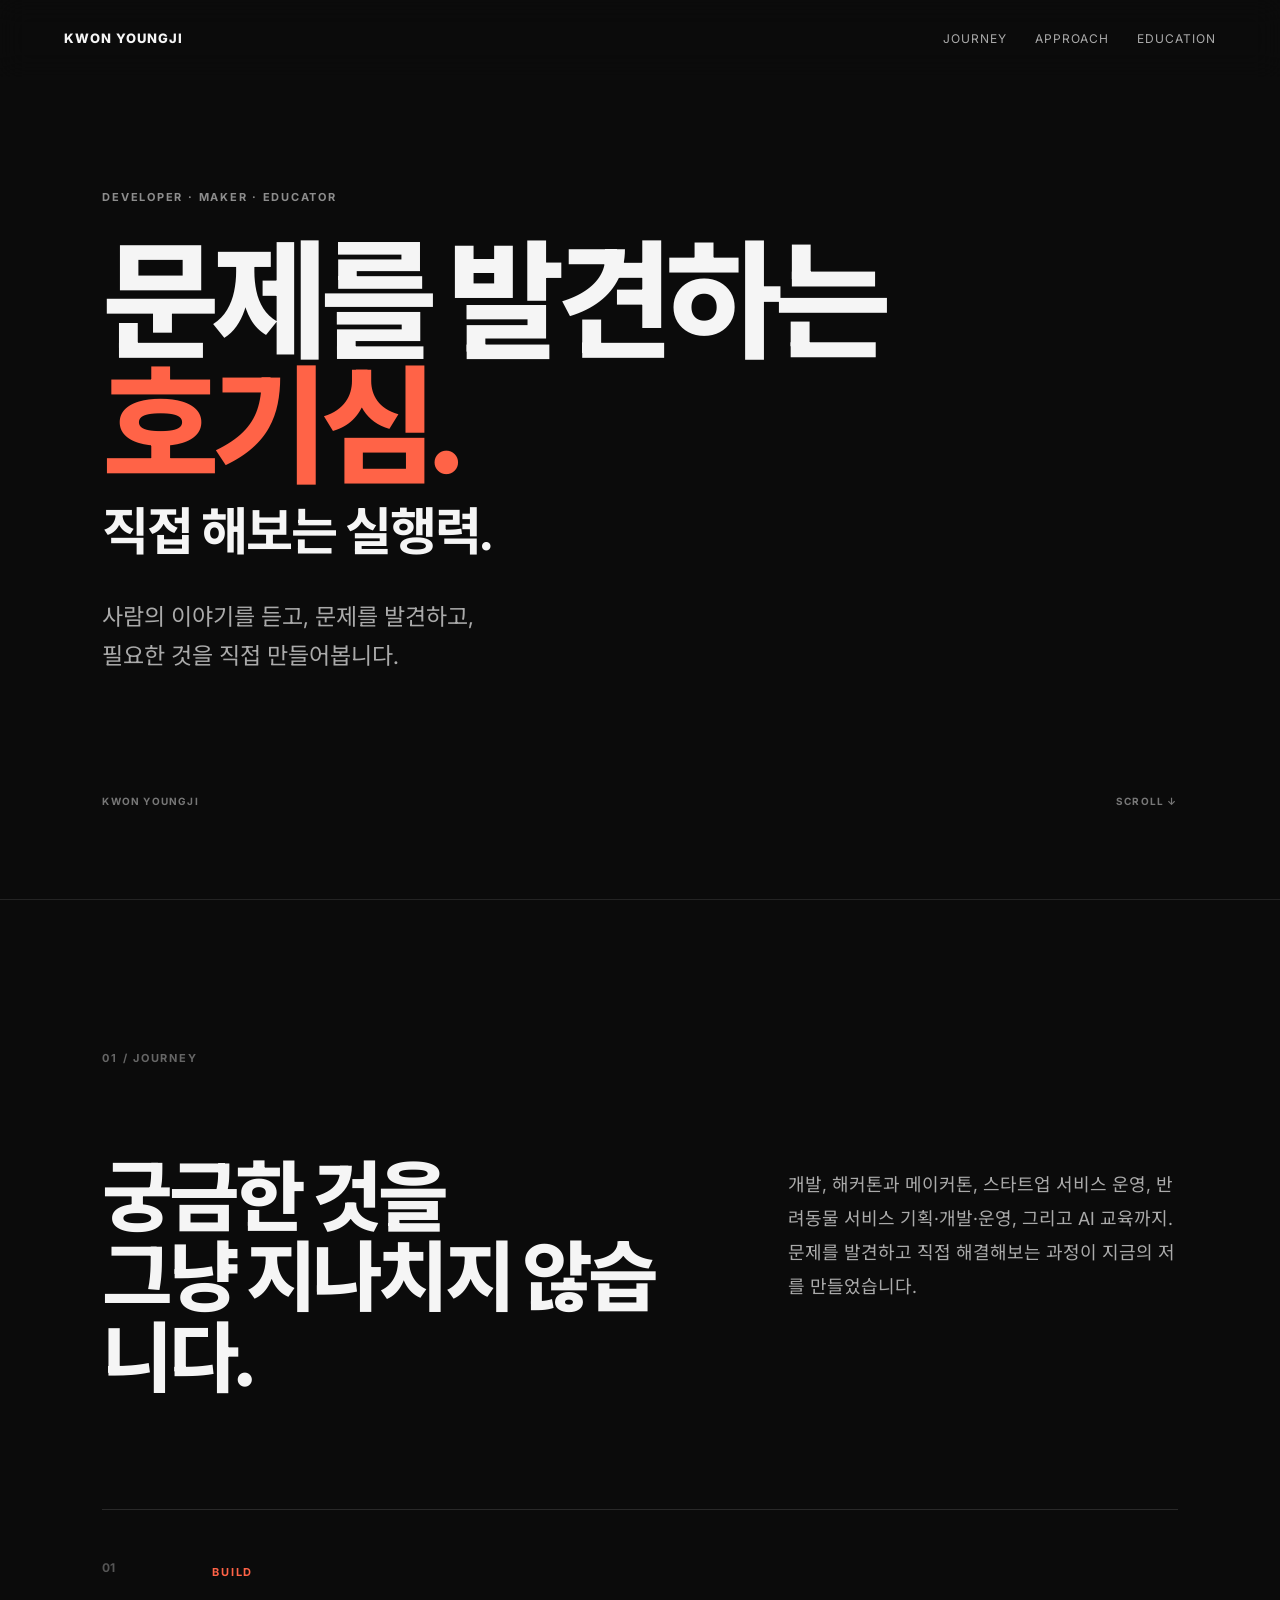
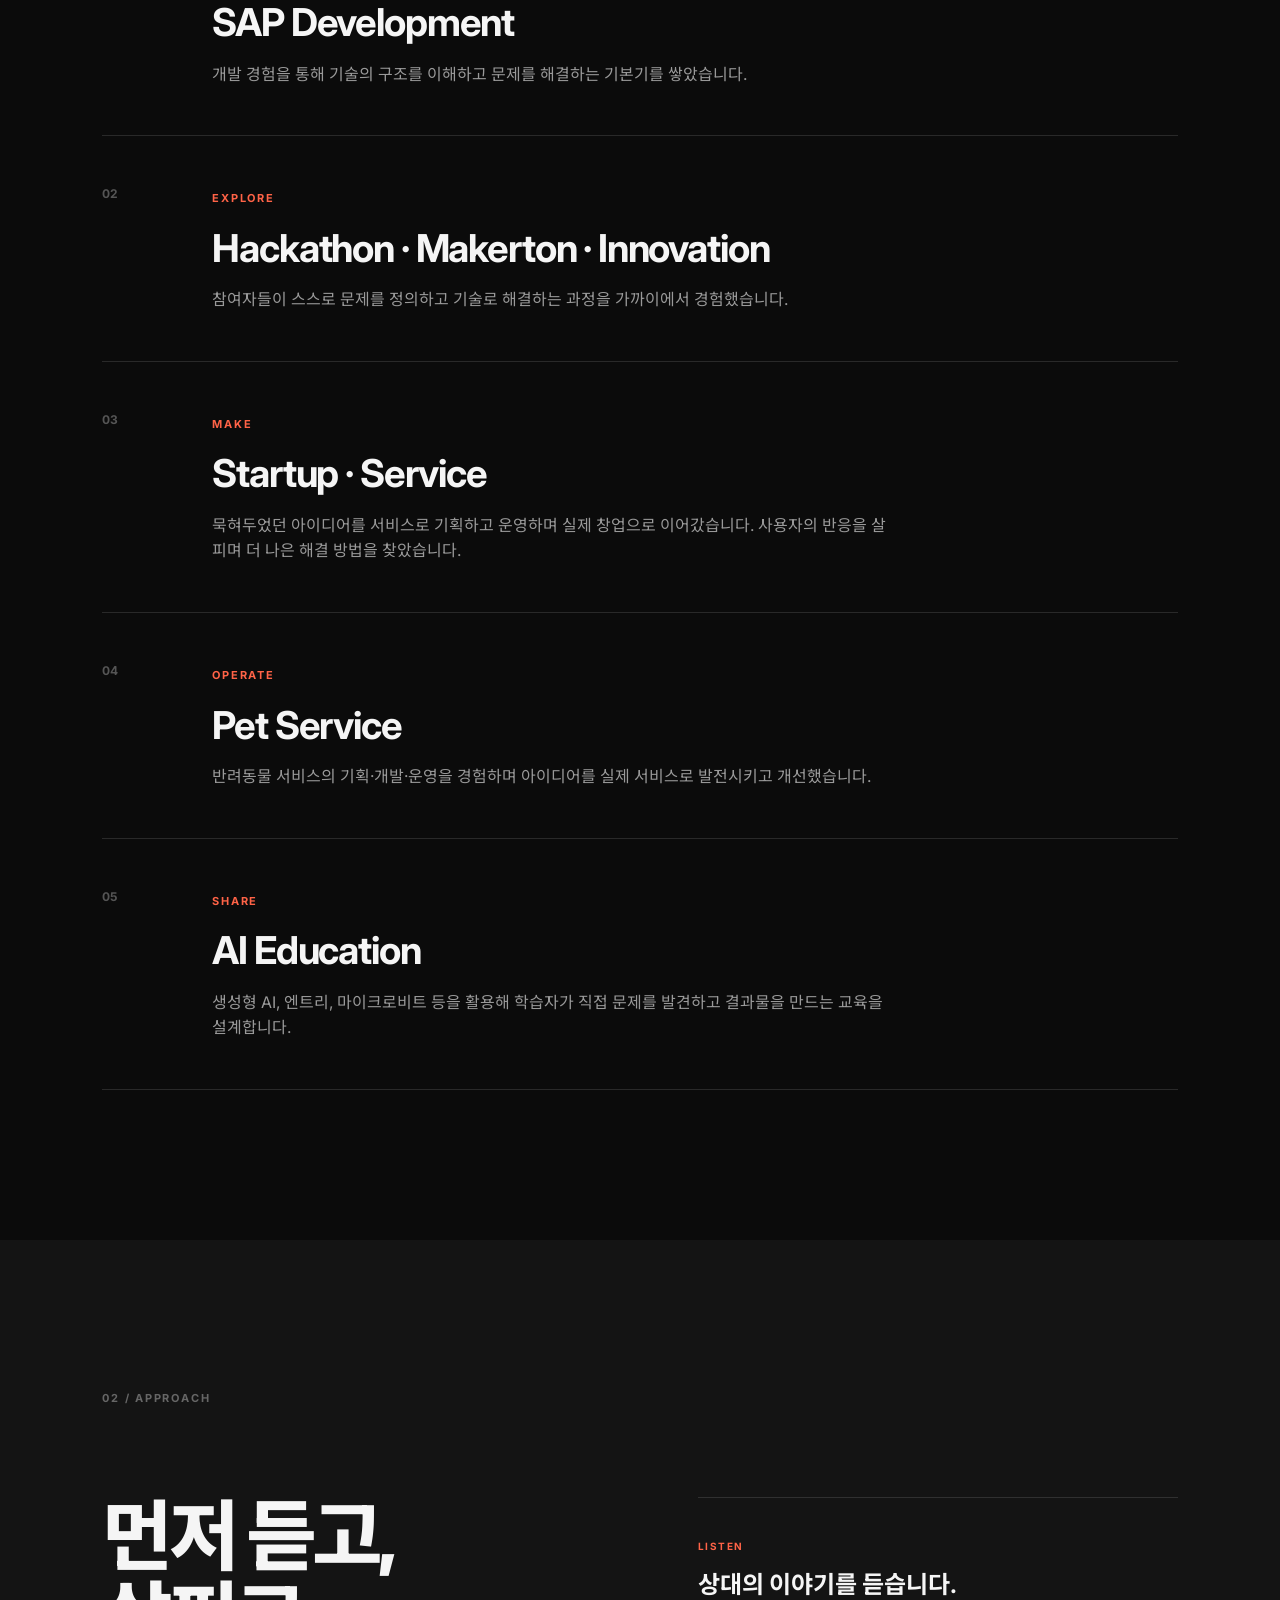
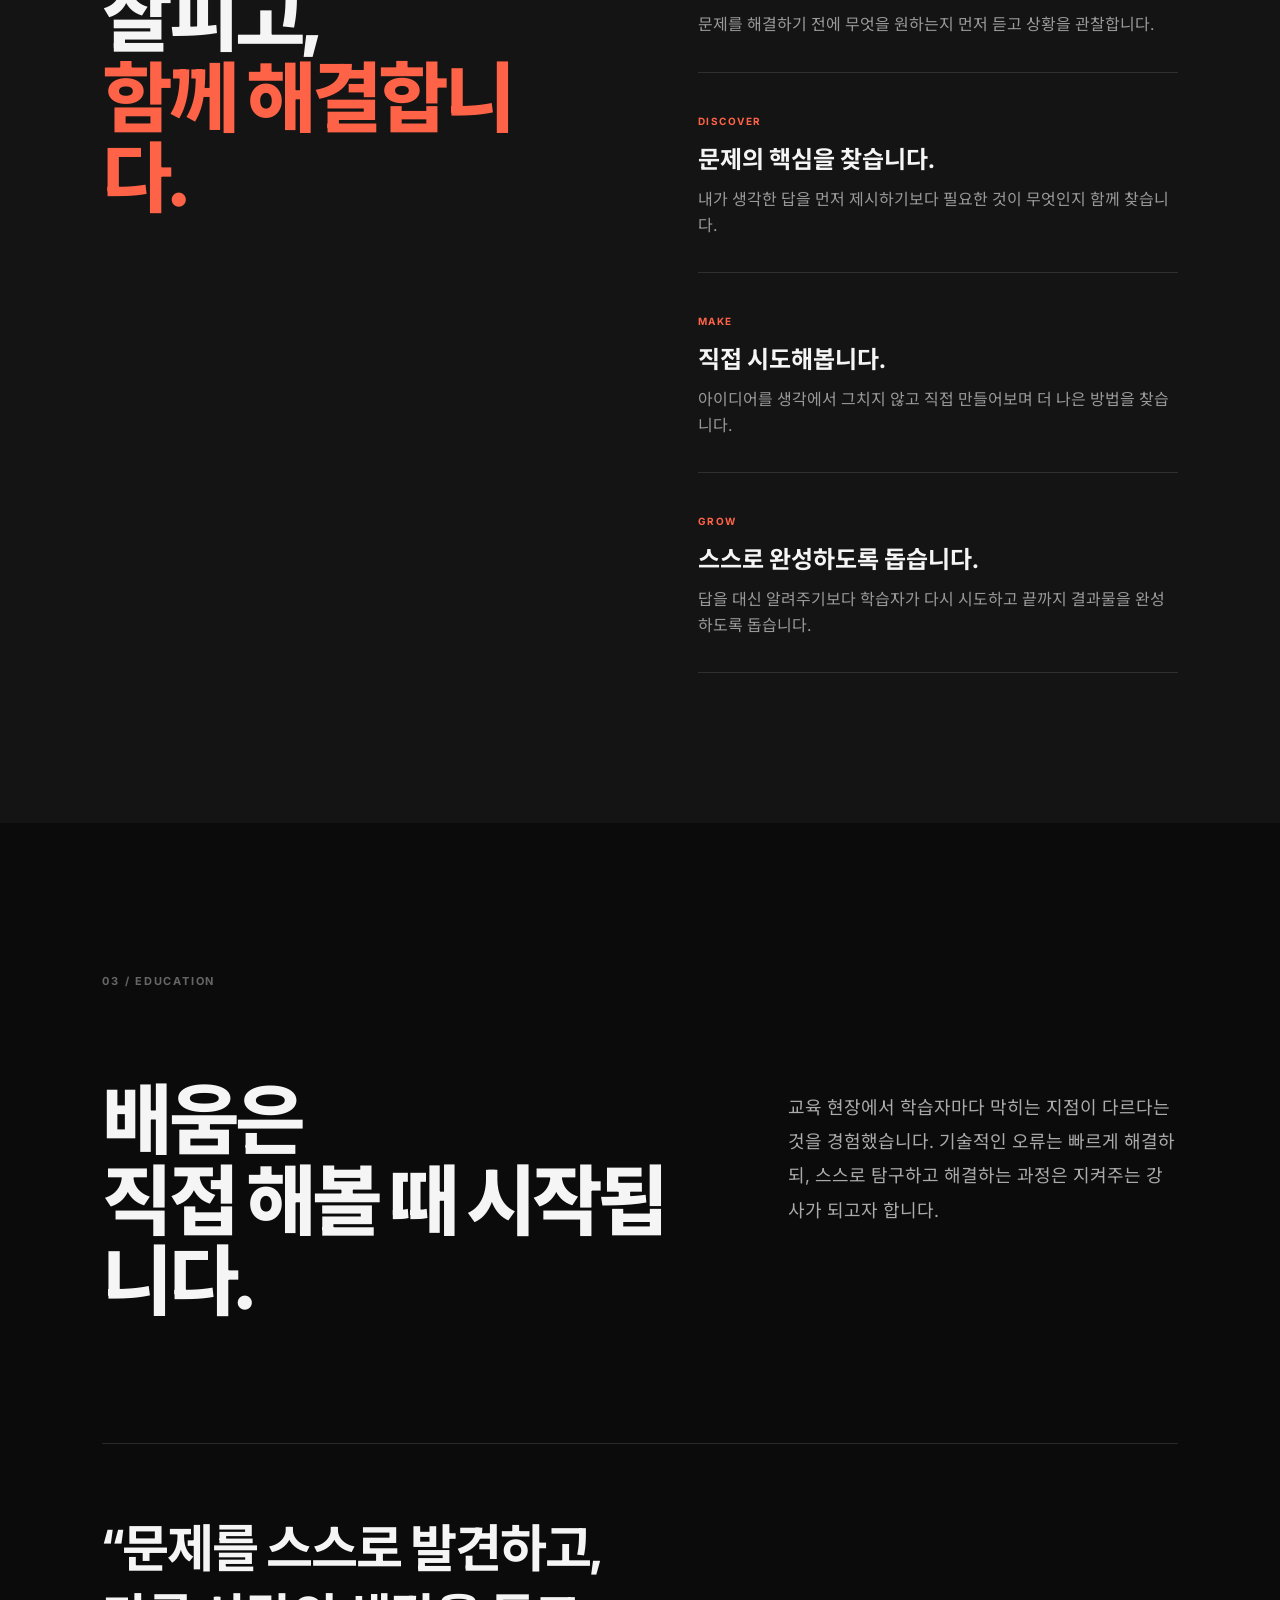
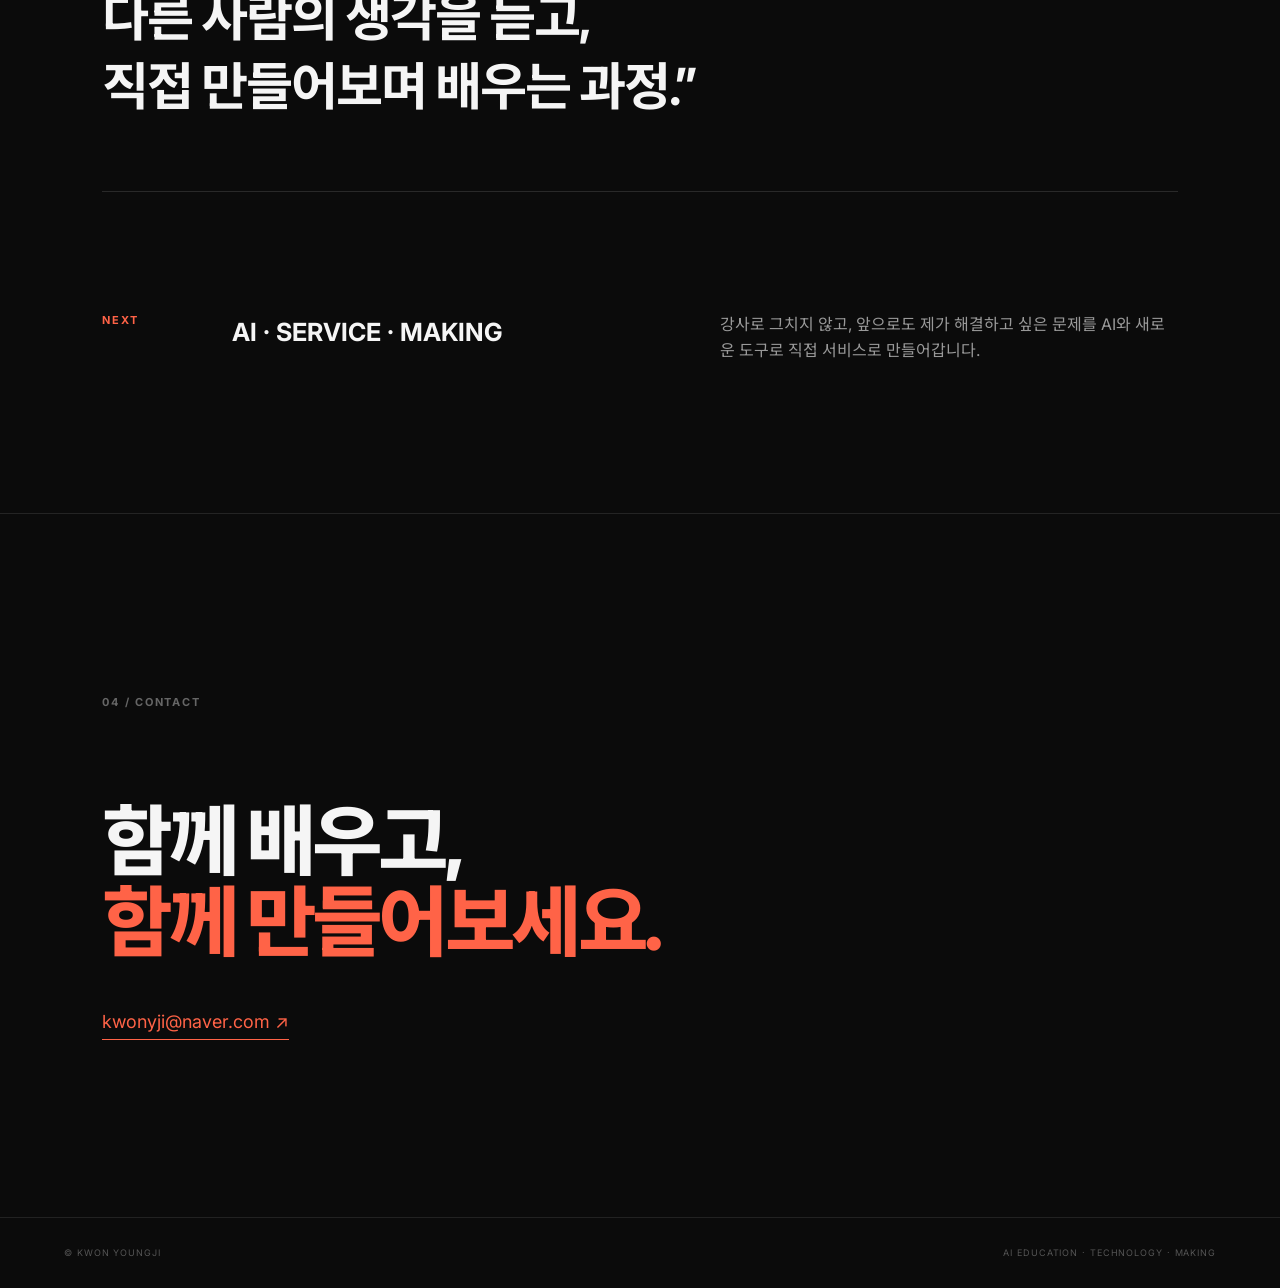
<file: index.html>
<!doctype html>
<html lang="ko">
<head>
<meta charset="utf-8"><meta name="viewport" content="width=device-width,initial-scale=1">
<meta name="description" content="권영지 — 문제를 발견하는 호기심, 직접 해보는 실행력">
<title>KWON YOUNGJI — CV</title>
<link rel="preconnect" href="https://fonts.googleapis.com"><link rel="preconnect" href="https://fonts.gstatic.com" crossorigin>
<link href="https://fonts.googleapis.com/css2?family=Inter:wght@400;500;600;700;800&family=Noto+Sans+KR:wght@400;500;600;700;800&display=swap" rel="stylesheet">
<link rel="stylesheet" href="style.css">
</head>
<body>
<header><a class="brand" href="#top">KWON YOUNGJI</a><nav><a href="#journey">Journey</a><a href="#approach">Approach</a><a href="#education">Education</a></nav></header>
<main id="top">
<section class="hero"><div class="eyebrow">DEVELOPER · MAKER · EDUCATOR</div><h1>문제를 발견하는<br><em>호기심.</em></h1><h2>직접 해보는 실행력.</h2><p>사람의 이야기를 듣고, 문제를 발견하고,<br>필요한 것을 직접 만들어봅니다.</p><div class="hero-foot"><span>KWON YOUNGJI</span><a href="#journey">SCROLL ↓</a></div></section>
<section id="journey" class="section"><div class="section-no">01 / JOURNEY</div><div class="lead"><h2>궁금한 것을<br>그냥 지나치지 않습니다.</h2><p>개발, 해커톤과 메이커톤, 스타트업 서비스 운영, 반려동물 서비스 기획·개발·운영, 그리고 AI 교육까지. 문제를 발견하고 직접 해결해보는 과정이 지금의 저를 만들었습니다.</p></div>
<div class="timeline">
<article><span>01</span><div><small>BUILD</small><h3>SAP Development</h3><p>개발 경험을 통해 기술의 구조를 이해하고 문제를 해결하는 기본기를 쌓았습니다.</p></div></article>
<article><span>02</span><div><small>EXPLORE</small><h3>Hackathon · Makerton · Innovation</h3><p>참여자들이 스스로 문제를 정의하고 기술로 해결하는 과정을 가까이에서 경험했습니다.</p></div></article>
<article><span>03</span><div><small>MAKE</small><h3>Startup · Service</h3><p>묵혀두었던 아이디어를 서비스로 기획하고 운영하며 실제 창업으로 이어갔습니다. 사용자의 반응을 살피며 더 나은 해결 방법을 찾았습니다.</p></div></article>
<article><span>04</span><div><small>OPERATE</small><h3>Pet Service</h3><p>반려동물 서비스의 기획·개발·운영을 경험하며 아이디어를 실제 서비스로 발전시키고 개선했습니다.</p></div></article>
<article><span>05</span><div><small>SHARE</small><h3>AI Education</h3><p>생성형 AI, 엔트리, 마이크로비트 등을 활용해 학습자가 직접 문제를 발견하고 결과물을 만드는 교육을 설계합니다.</p></div></article>
</div></section>
<section id="approach" class="section dark"><div class="section-no">02 / APPROACH</div><div class="split"><h2>먼저 듣고,<br>살피고,<br><em>함께 해결합니다.</em></h2><div class="points"><div><b>LISTEN</b><h3>상대의 이야기를 듣습니다.</h3><p>문제를 해결하기 전에 무엇을 원하는지 먼저 듣고 상황을 관찰합니다.</p></div><div><b>DISCOVER</b><h3>문제의 핵심을 찾습니다.</h3><p>내가 생각한 답을 먼저 제시하기보다 필요한 것이 무엇인지 함께 찾습니다.</p></div><div><b>MAKE</b><h3>직접 시도해봅니다.</h3><p>아이디어를 생각에서 그치지 않고 직접 만들어보며 더 나은 방법을 찾습니다.</p></div><div><b>GROW</b><h3>스스로 완성하도록 돕습니다.</h3><p>답을 대신 알려주기보다 학습자가 다시 시도하고 끝까지 결과물을 완성하도록 돕습니다.</p></div></div></div></section>
<section id="education" class="section"><div class="section-no">03 / EDUCATION</div><div class="lead"><h2>배움은<br>직접 해볼 때 시작됩니다.</h2><p>교육 현장에서 학습자마다 막히는 지점이 다르다는 것을 경험했습니다. 기술적인 오류는 빠르게 해결하되, 스스로 탐구하고 해결하는 과정은 지켜주는 강사가 되고자 합니다.</p></div><div class="quote">“문제를 스스로 발견하고,<br>다른 사람의 생각을 듣고,<br>직접 만들어보며 배우는 과정.”</div><div class="future"><span>NEXT</span><h3>AI · SERVICE · MAKING</h3><p>강사로 그치지 않고, 앞으로도 제가 해결하고 싶은 문제를 AI와 새로운 도구로 직접 서비스로 만들어갑니다.</p></div></section>
<section class="contact"><div class="section-no">04 / CONTACT</div><h2>함께 배우고,<br><em>함께 만들어보세요.</em></h2><a href="mailto:kwonyji@naver.com">kwonyji@naver.com ↗</a></section>
</main><footer><span>© KWON YOUNGJI</span><span>AI EDUCATION · TECHNOLOGY · MAKING</span></footer>
</body></html>
</file>
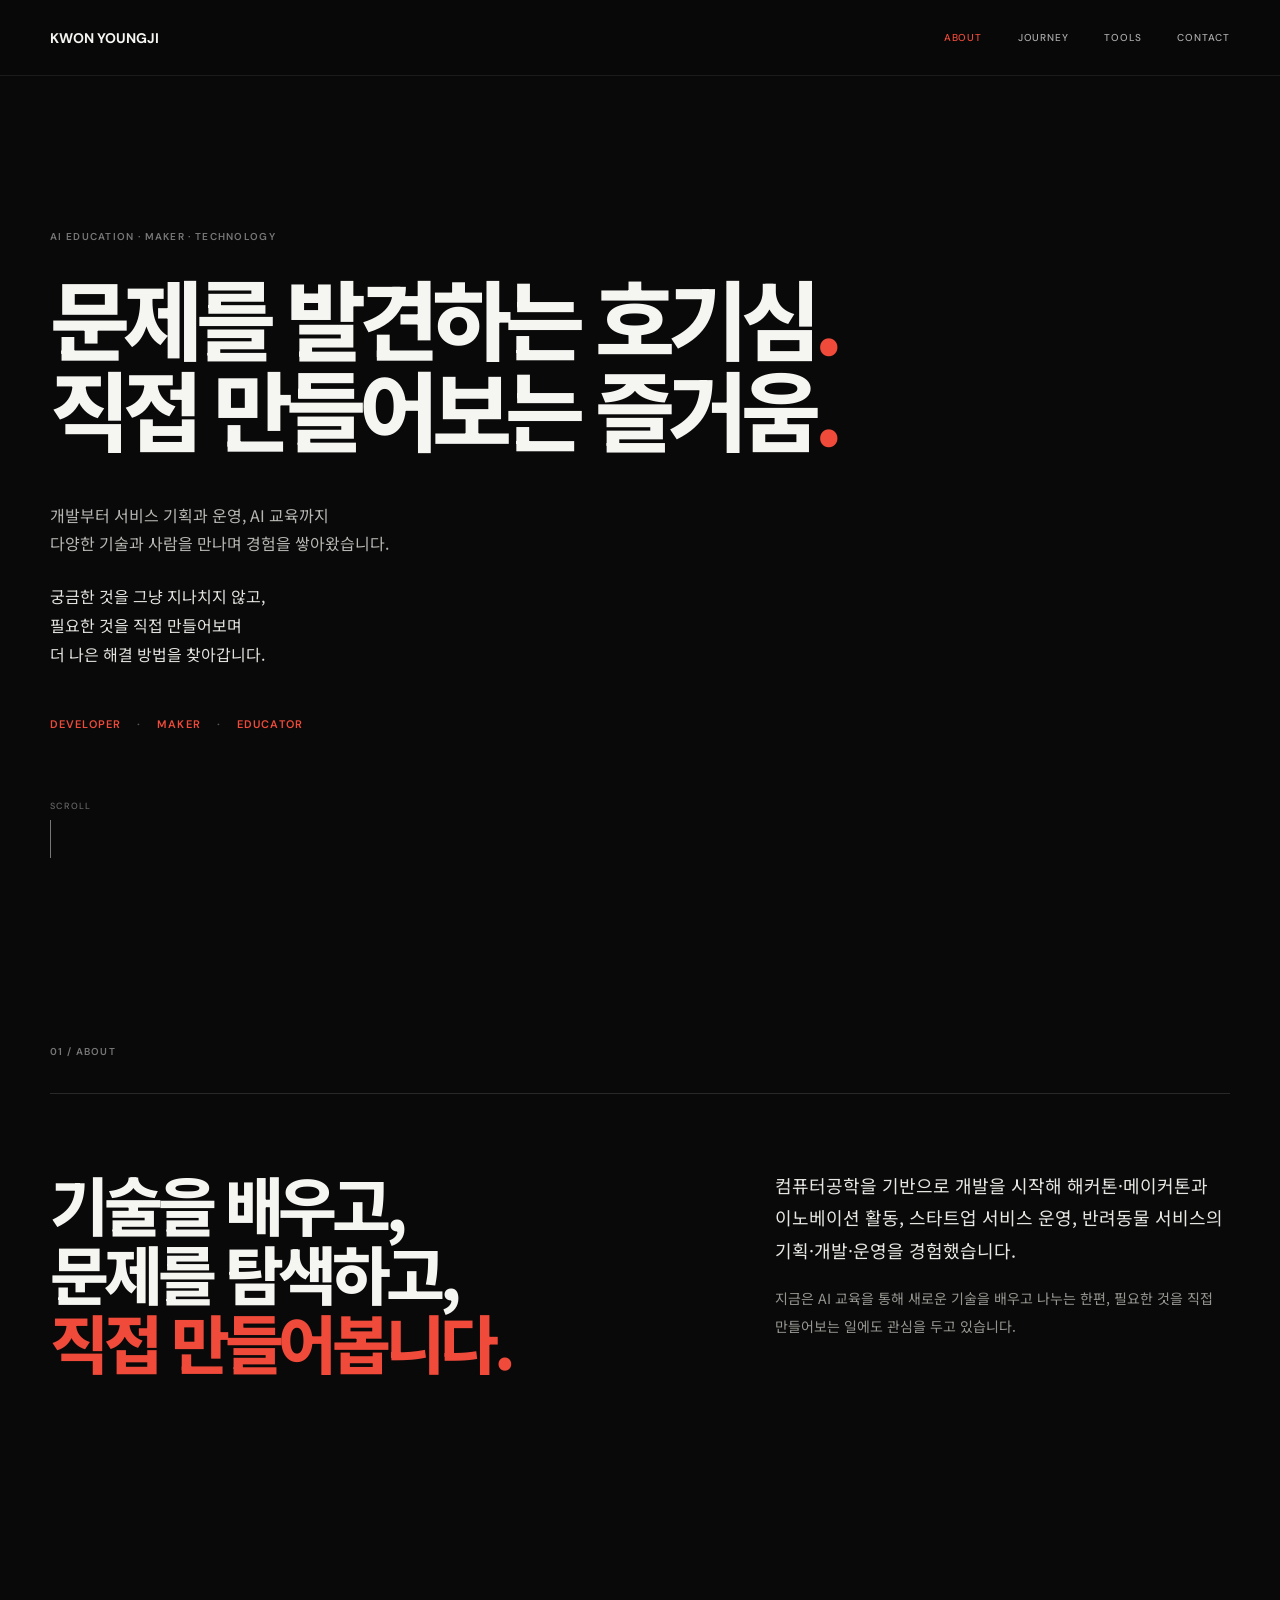
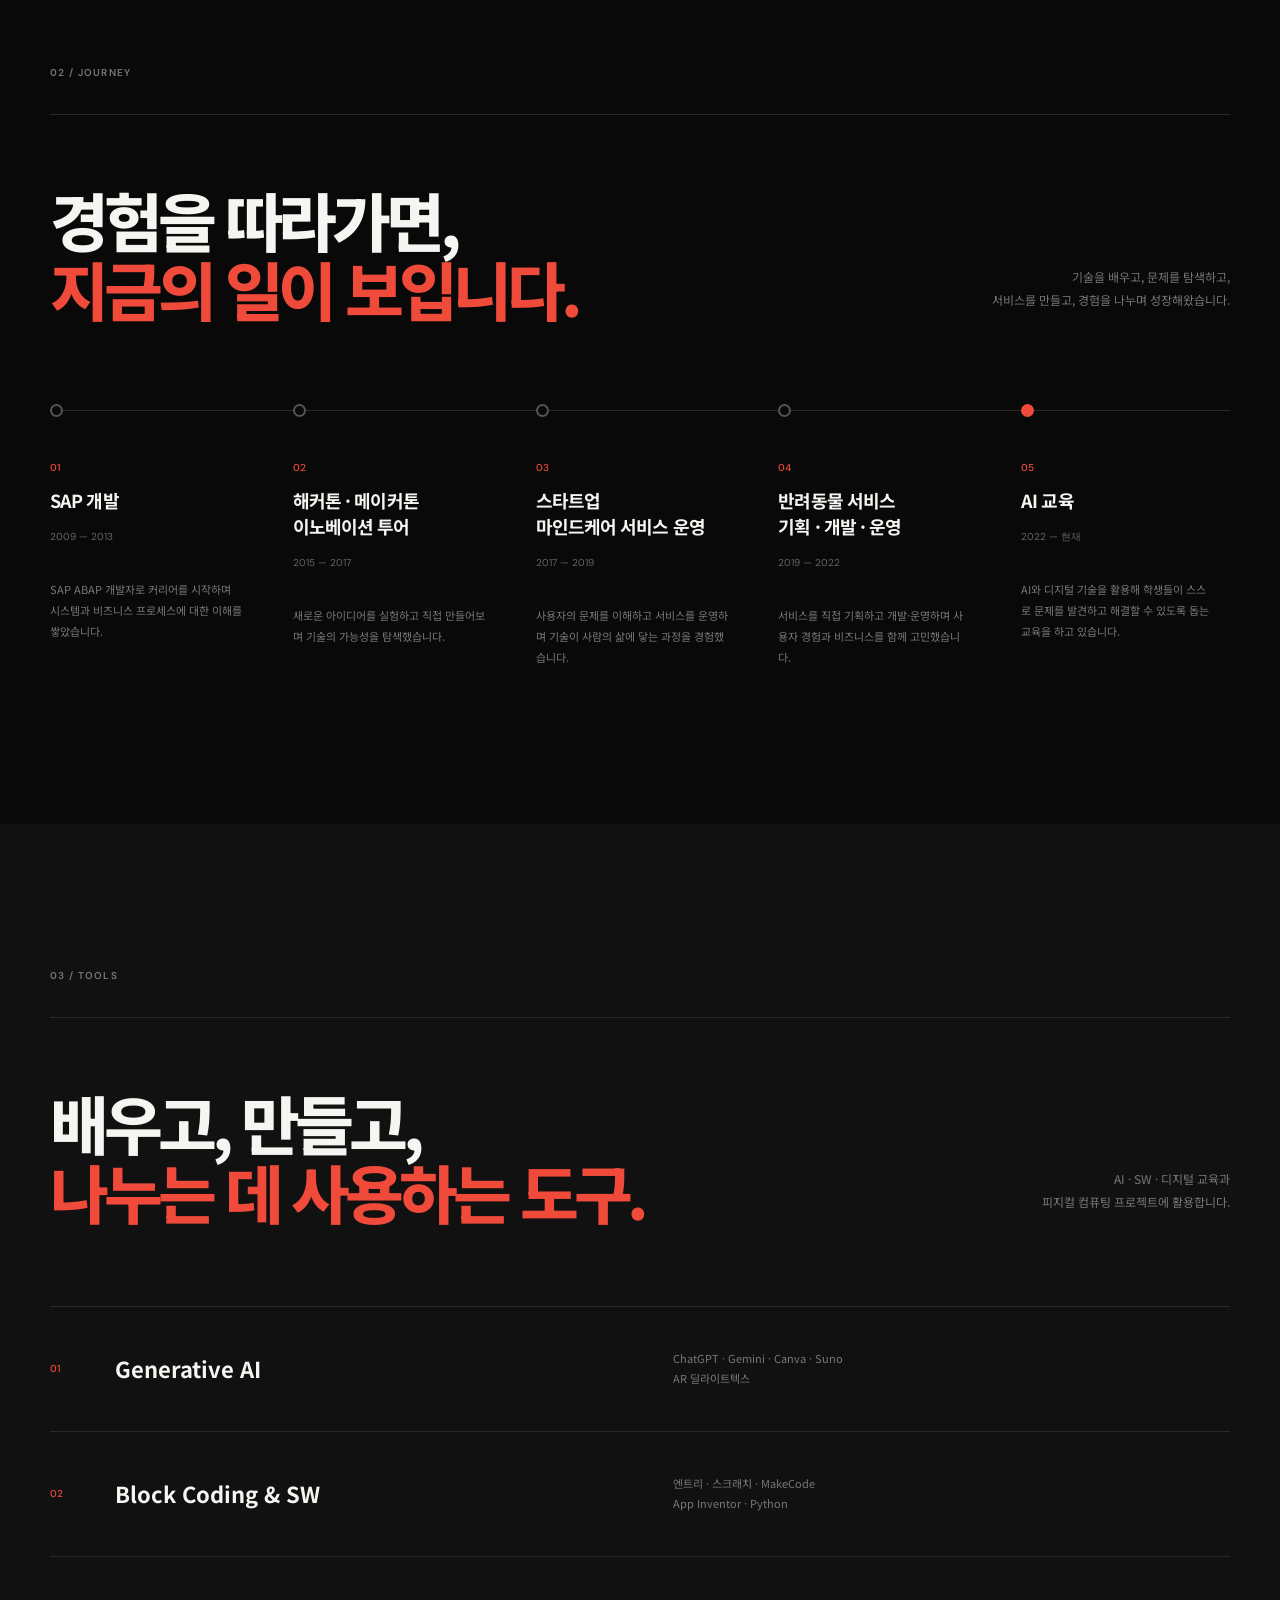
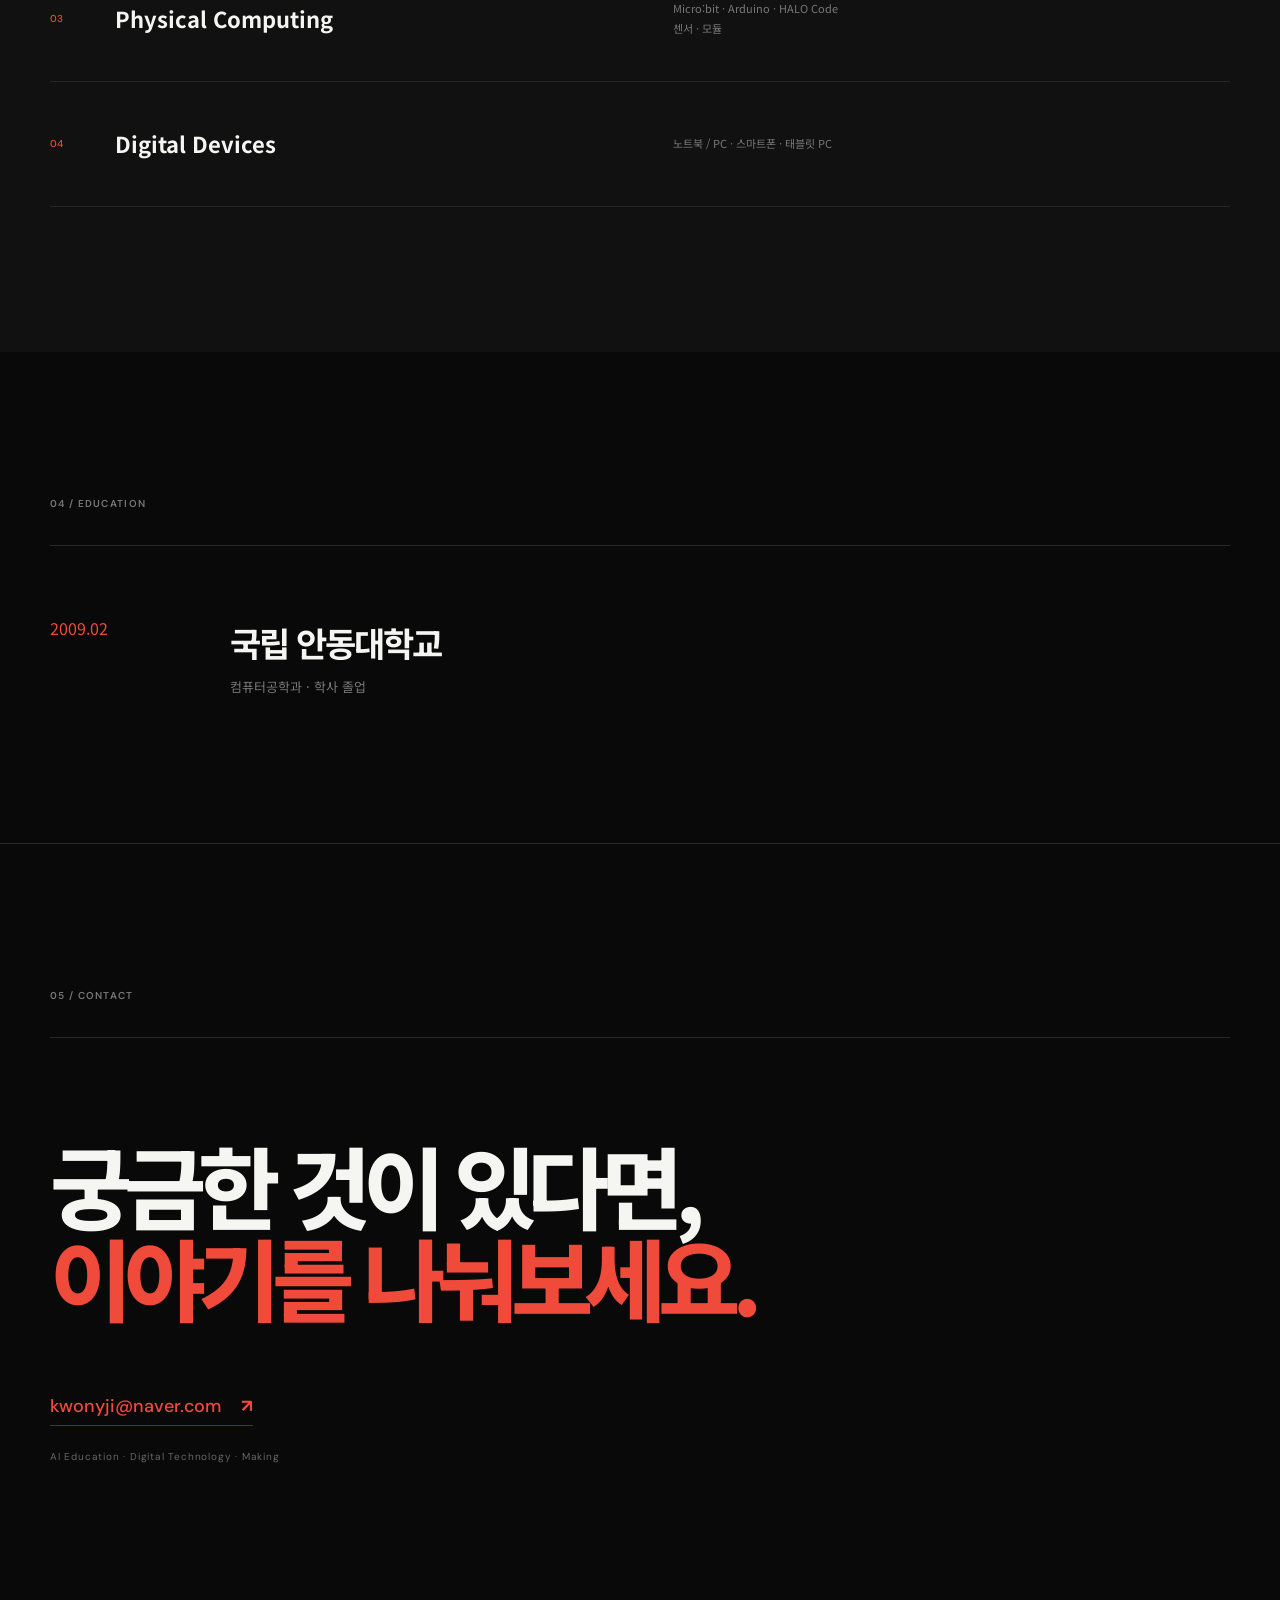
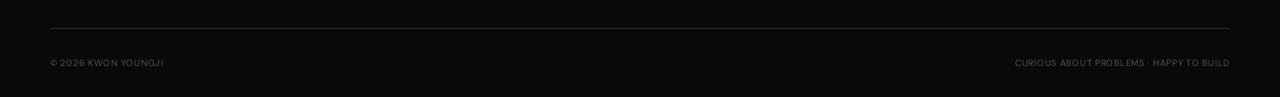
<file: archive/260812/index.html>
<!doctype html><html lang="ko"><head><meta charset="UTF-8"><meta name="viewport" content="width=device-width,initial-scale=1"><meta name="theme-color" content="#090909"><meta name="description" content="권영지 — 문제를 발견하는 호기심, 직접 만들어보는 즐거움."><title>KWON YOUNGJI — AI Education · Maker</title><link rel="preconnect" href="https://fonts.googleapis.com"><link rel="preconnect" href="https://fonts.gstatic.com" crossorigin><link href="https://fonts.googleapis.com/css2?family=DM+Sans:wght@500;600;700&family=Noto+Sans+KR:wght@500;700;800&display=swap" rel="stylesheet"><style>
*{box-sizing:border-box}html{scroll-behavior:smooth}body{margin:0;background:#090909;color:#f5f5f2;font-family:'Noto Sans KR','DM Sans',sans-serif;line-height:1.6}a{color:inherit;text-decoration:none}.wrap{width:min(1180px,calc(100% - 96px));margin:auto}.nav{position:fixed;z-index:10;inset:0 0 auto;height:76px;display:flex;align-items:center;justify-content:space-between;padding:0 max(48px,calc((100vw - 1180px)/2));background:rgba(9,9,9,.86);backdrop-filter:blur(18px);border-bottom:1px solid #1b1b1b}.logo{font:700 14px 'DM Sans'}.nav nav{display:flex;gap:36px;font:500 10px 'DM Sans';letter-spacing:.08em}.nav nav a{color:#aaa}.nav nav a:first-child,.roles,.hero h1 span,.intro h2 span,.journey-head h2 span,.skills h2 span,.contact h2 span,.num,.edu-year,.contact-content>a{color:#f04a3a}.hero{min-height:100vh;padding-top:76px;display:flex;flex-direction:column;justify-content:center;position:relative}.hero-copy{padding:105px 0 130px}.eyebrow,.label{font:600 10px 'DM Sans';letter-spacing:.13em;color:#777}.hero h1{font-size:clamp(48px,6.8vw,94px);line-height:1.04;letter-spacing:-.08em;font-weight:800;margin:28px 0 48px;max-width:1100px}.hero-desc{font-size:16px;color:#b6b6b2;line-height:1.8;margin:0}.hero-desc.second{margin-top:24px;color:#e2e2de}.roles{margin-top:48px;font:600 11px 'DM Sans';letter-spacing:.1em}.roles b{color:#555;margin:0 12px}.scroll{position:absolute;bottom:42px;color:#666;font:500 9px 'DM Sans';letter-spacing:.14em}.scroll i{display:block;width:1px;height:38px;background:#777;margin-top:8px}.section{padding:145px 0}.label{padding-bottom:35px;border-bottom:1px solid #292929}.intro-grid{display:grid;grid-template-columns:1.15fr .85fr;gap:110px;padding-top:75px}.intro h2,.journey-head h2,.skills h2{font-size:clamp(42px,5vw,68px);line-height:1.08;letter-spacing:-.08em;font-weight:800;margin:0}.intro-grid>div:last-child{max-width:480px}.intro p{font-size:14px;color:#969691;line-height:2}.intro .lead{font-size:18px;color:#e6e6e2;line-height:1.8;margin-top:0}.journey-head{display:flex;justify-content:space-between;align-items:end;padding:70px 0 80px}.journey-head p,.skills-head p{font-size:12px;color:#777;line-height:1.9;text-align:right}.timeline{display:grid;grid-template-columns:repeat(5,1fr);gap:34px;position:relative}.timeline:before{content:'';position:absolute;top:6px;left:0;right:0;height:1px;background:#292929}.timeline article{position:relative;padding-top:48px}.dot{position:absolute;top:0;left:0;width:13px;height:13px;border:2px solid #555;border-radius:50%;background:#090909}.now .dot{border-color:#f04a3a;background:#f04a3a}.num{font:500 10px 'DM Sans'}.timeline h3{font-size:18px;line-height:1.45;letter-spacing:-.05em;margin:10px 0 8px}.timeline small{font:400 10px 'DM Sans';color:#666}.timeline p{font-size:11px;color:#777;line-height:1.9;margin-top:32px;padding-right:15px}.dark-soft{background:#111}.skills{width:100%;padding-left:max(48px,calc((100vw - 1180px)/2));padding-right:max(48px,calc((100vw - 1180px)/2))}.skills-head{display:flex;justify-content:space-between;align-items:end;padding:70px 0 80px}.tools-list{border-top:1px solid #292929}.tools-list>div{display:grid;grid-template-columns:65px 1fr 1fr;align-items:center;min-height:125px;border-bottom:1px solid #292929}.tools-list span{font:500 10px 'DM Sans';color:#f04a3a}.tools-list h3{font-size:22px;margin:0}.tools-list p{font-size:11px;color:#777;line-height:1.8;margin:0}.education-line{display:grid;grid-template-columns:180px 1fr;padding-top:70px}.education h2{font-size:34px;letter-spacing:-.06em;margin:0 0 7px}.education p{font-size:13px;color:#777;margin:0}.contact{padding:145px 0 155px;border-top:1px solid #292929}.contact-content{padding-top:100px}.contact h2{font-size:clamp(48px,7vw,92px);line-height:1.03;letter-spacing:-.09em;font-weight:800;margin:0 0 70px}.contact-content>a{font:500 18px 'DM Sans';border-bottom:1px solid rgba(240,74,58,.45);padding-bottom:7px}.contact-content>a b{margin-left:15px}.contact-content>p{font:400 10px 'DM Sans';letter-spacing:.08em;color:#666;margin-top:32px}footer{display:flex;justify-content:space-between;padding:28px 0;color:#555;font:400 9px 'DM Sans';letter-spacing:.08em;border-top:1px solid #292929}@media(max-width:800px){.wrap{width:calc(100% - 40px)}.nav{height:64px;padding:0 20px}.nav nav{display:none}.hero-copy{padding:85px 0 115px}.hero h1{font-size:45px;margin:24px 0 38px}.hero-desc{font-size:14px}.roles{margin-top:38px}.section{padding:95px 0}.label{padding-bottom:22px}.intro-grid{grid-template-columns:1fr;gap:42px;padding-top:48px}.intro h2,.journey-head h2,.skills h2{font-size:43px}.journey-head,.skills-head{display:block;padding:48px 0 55px}.journey-head p,.skills-head p{text-align:left;margin-top:24px}.timeline{grid-template-columns:1fr}.timeline:before{left:6px;top:6px;bottom:0;width:1px;height:auto}.timeline article{padding:0 0 55px 42px}.dot{left:0}.timeline p{margin-top:18px}.skills{padding-left:20px;padding-right:20px}.tools-list>div{grid-template-columns:38px 1fr;gap:8px;padding:25px 0}.tools-list p{grid-column:2}.tools-list h3{font-size:19px}.education-line{grid-template-columns:1fr;gap:20px;padding-top:48px}.education h2{font-size:28px}.contact{padding:95px 0 110px}.contact-content{padding-top:65px}.contact h2{font-size:48px;margin-bottom:55px}footer{width:calc(100% - 40px);flex-direction:column;gap:8px}}
</style></head><body><header class="nav"><a class="logo" href="#home">KWON YOUNGJI</a><nav><a href="#about">ABOUT</a><a href="#journey">JOURNEY</a><a href="#skills">TOOLS</a><a href="#contact">CONTACT</a></nav></header><main id="home"><section class="hero wrap"><div class="hero-copy"><p class="eyebrow">AI EDUCATION · MAKER · TECHNOLOGY</p><h1>문제를 발견하는 호기심<span>.</span><br>직접 만들어보는 즐거움<span>.</span></h1><p class="hero-desc">개발부터 서비스 기획과 운영, AI 교육까지<br>다양한 기술과 사람을 만나며 경험을 쌓아왔습니다.</p><p class="hero-desc second">궁금한 것을 그냥 지나치지 않고,<br>필요한 것을 직접 만들어보며<br>더 나은 해결 방법을 찾아갑니다.</p><div class="roles">DEVELOPER <b>·</b> MAKER <b>·</b> EDUCATOR</div></div><div class="scroll">SCROLL <i></i></div></section><section id="about" class="section wrap intro"><div class="label">01 / ABOUT</div><div class="intro-grid"><h2>기술을 배우고,<br>문제를 탐색하고,<br><span>직접 만들어봅니다.</span></h2><div><p class="lead">컴퓨터공학을 기반으로 개발을 시작해 해커톤·메이커톤과 이노베이션 활동, 스타트업 서비스 운영, 반려동물 서비스의 기획·개발·운영을 경험했습니다.</p><p>지금은 AI 교육을 통해 새로운 기술을 배우고 나누는 한편, 필요한 것을 직접 만들어보는 일에도 관심을 두고 있습니다.</p></div></div></section><section id="journey" class="section wrap journey"><div class="label">02 / JOURNEY</div><div class="journey-head"><h2>경험을 따라가면,<br><span>지금의 일이 보입니다.</span></h2><p>기술을 배우고, 문제를 탐색하고,<br>서비스를 만들고, 경험을 나누며 성장해왔습니다.</p></div><div class="timeline"><article><div class="dot"></div><span class="num">01</span><h3>SAP 개발</h3><small>2009 — 2013</small><p>SAP ABAP 개발자로 커리어를 시작하며 시스템과 비즈니스 프로세스에 대한 이해를 쌓았습니다.</p></article><article><div class="dot"></div><span class="num">02</span><h3>해커톤 · 메이커톤<br>이노베이션 투어</h3><small>2015 — 2017</small><p>새로운 아이디어를 실험하고 직접 만들어보며 기술의 가능성을 탐색했습니다.</p></article><article><div class="dot"></div><span class="num">03</span><h3>스타트업<br>마인드케어 서비스 운영</h3><small>2017 — 2019</small><p>사용자의 문제를 이해하고 서비스를 운영하며 기술이 사람의 삶에 닿는 과정을 경험했습니다.</p></article><article><div class="dot"></div><span class="num">04</span><h3>반려동물 서비스<br>기획 · 개발 · 운영</h3><small>2019 — 2022</small><p>서비스를 직접 기획하고 개발·운영하며 사용자 경험과 비즈니스를 함께 고민했습니다.</p></article><article class="now"><div class="dot"></div><span class="num">05</span><h3>AI 교육</h3><small>2022 — 현재</small><p>AI와 디지털 기술을 활용해 학생들이 스스로 문제를 발견하고 해결할 수 있도록 돕는 교육을 하고 있습니다.</p></article></div></section><section id="skills" class="section dark-soft wrap skills"><div class="label">03 / TOOLS</div><div class="skills-head"><h2>배우고, 만들고,<br><span>나누는 데 사용하는 도구.</span></h2><p>AI · SW · 디지털 교육과<br>피지컬 컴퓨팅 프로젝트에 활용합니다.</p></div><div class="tools-list"><div><span>01</span><h3>Generative AI</h3><p>ChatGPT · Gemini · Canva · Suno<br>AR 딜라이트텍스</p></div><div><span>02</span><h3>Block Coding & SW</h3><p>엔트리 · 스크래치 · MakeCode<br>App Inventor · Python</p></div><div><span>03</span><h3>Physical Computing</h3><p>Micro:bit · Arduino · HALO Code<br>센서 · 모듈</p></div><div><span>04</span><h3>Digital Devices</h3><p>노트북 / PC · 스마트폰 · 태블릿 PC</p></div></div></section><section class="section wrap education"><div class="label">04 / EDUCATION</div><div class="education-line"><div class="edu-year">2009.02</div><div><h2>국립 안동대학교</h2><p>컴퓨터공학과 · 학사 졸업</p></div></div></section><section id="contact" class="contact"><div class="wrap"><div class="label">05 / CONTACT</div><div class="contact-content"><h2>궁금한 것이 있다면,<br><span>이야기를 나눠보세요.</span></h2><a href="mailto:kwonyji@naver.com">kwonyji@naver.com <b>↗</b></a><p>AI Education · Digital Technology · Making</p></div></div></section></main><footer class="wrap"><span>© 2026 KWON YOUNGJI</span><span>CURIOUS ABOUT PROBLEMS · HAPPY TO BUILD</span></footer></body></html>
</file>
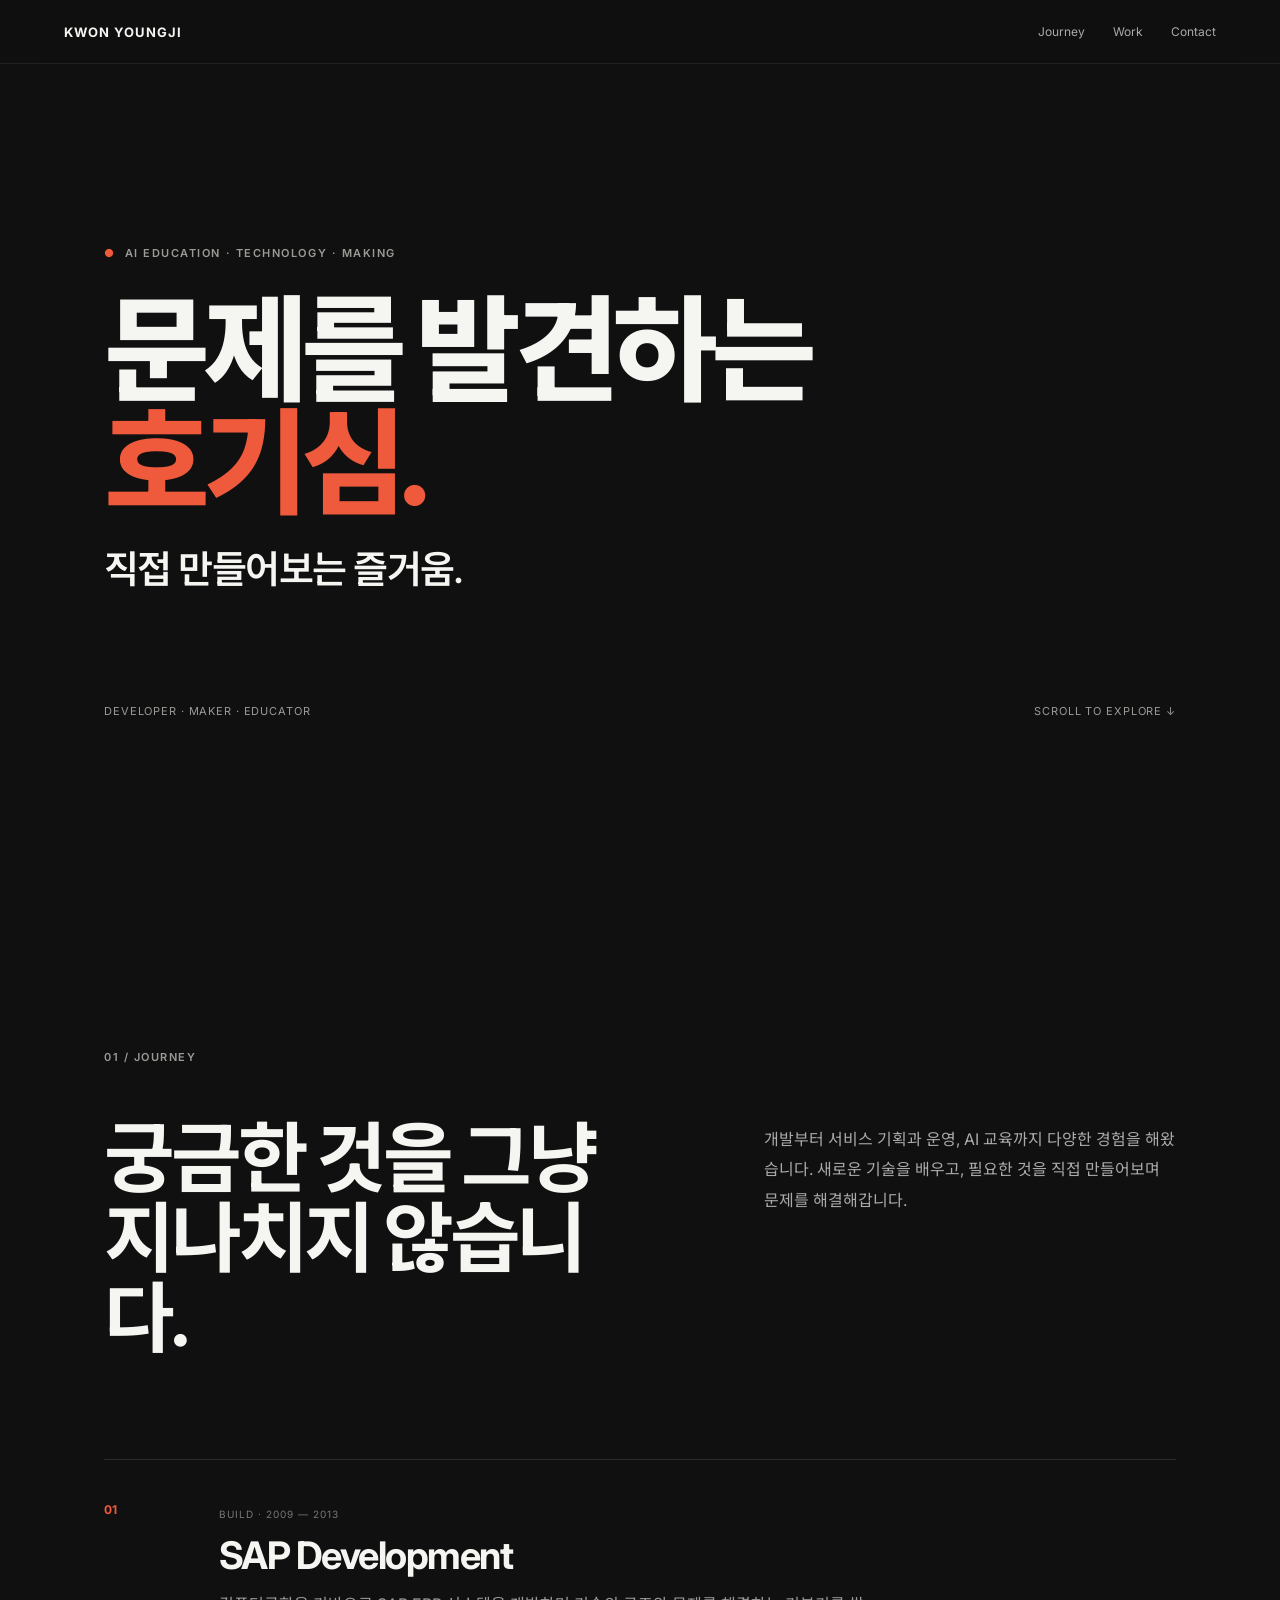
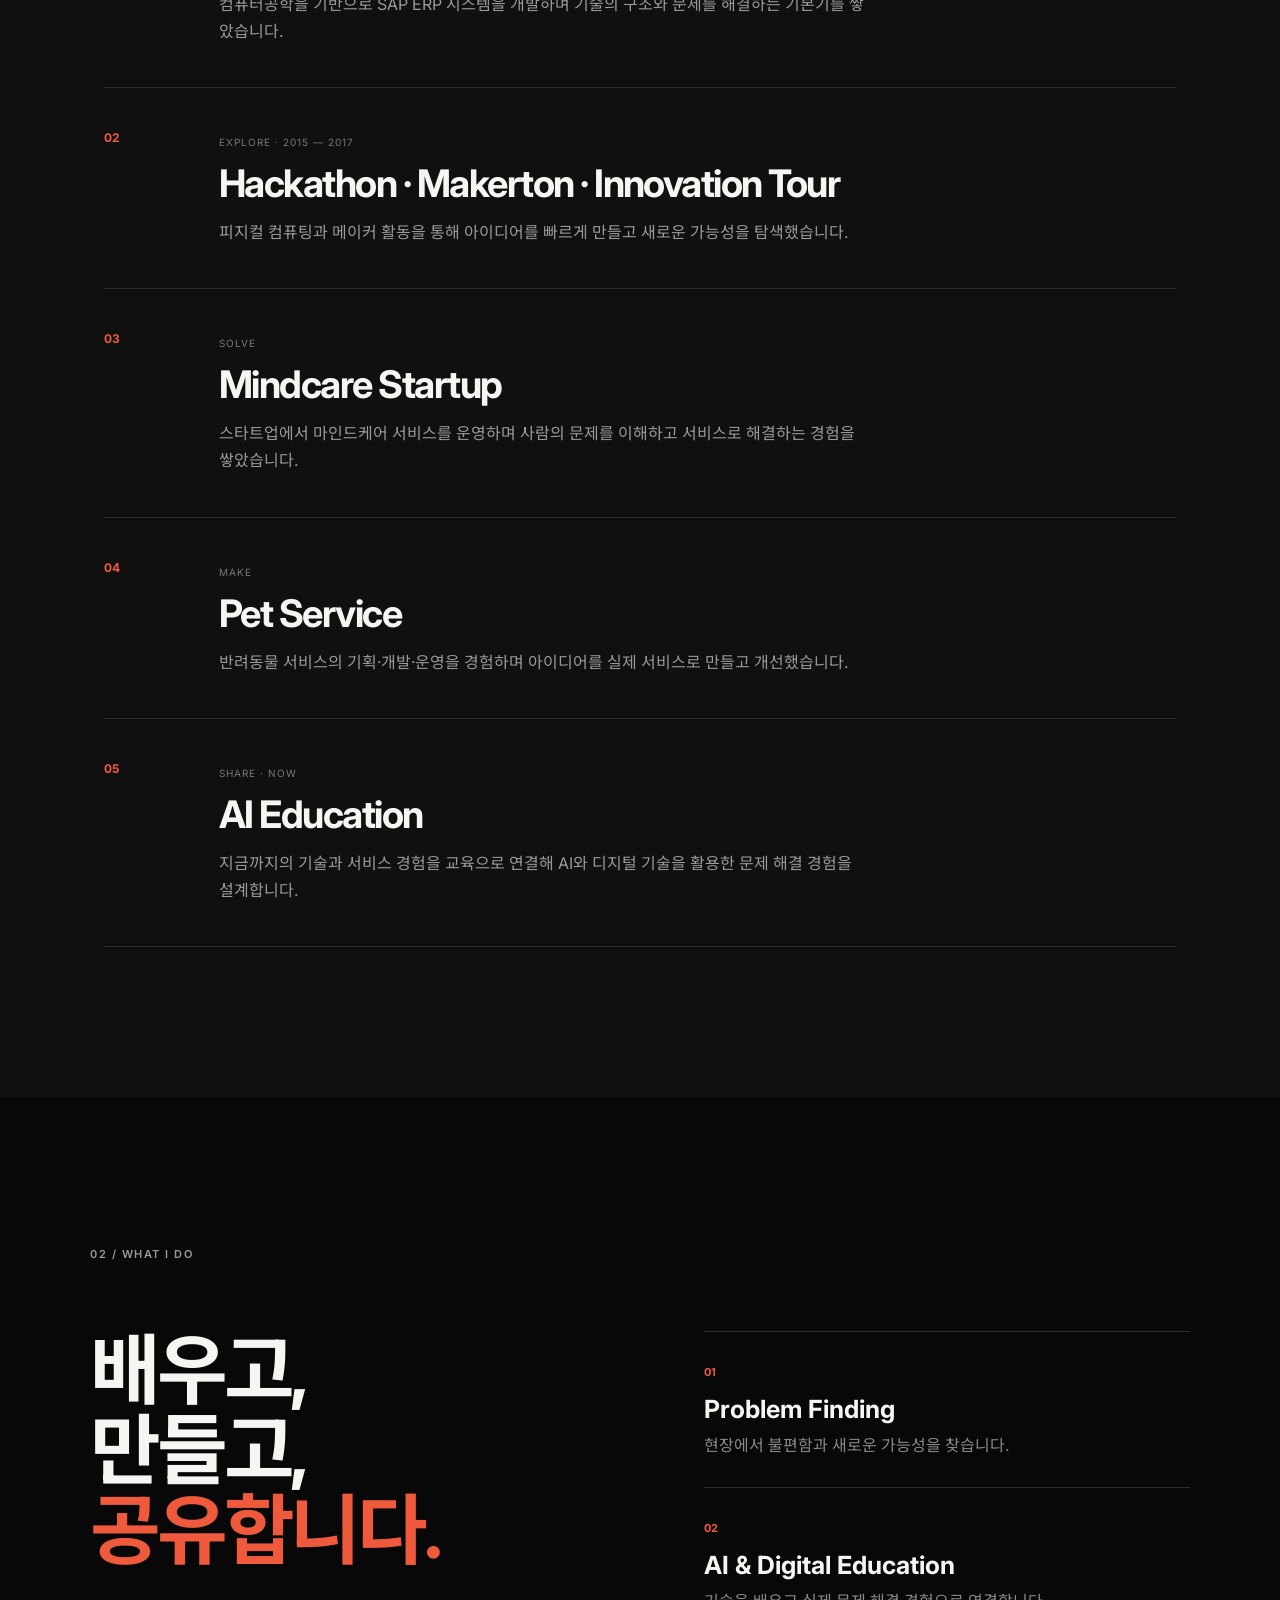
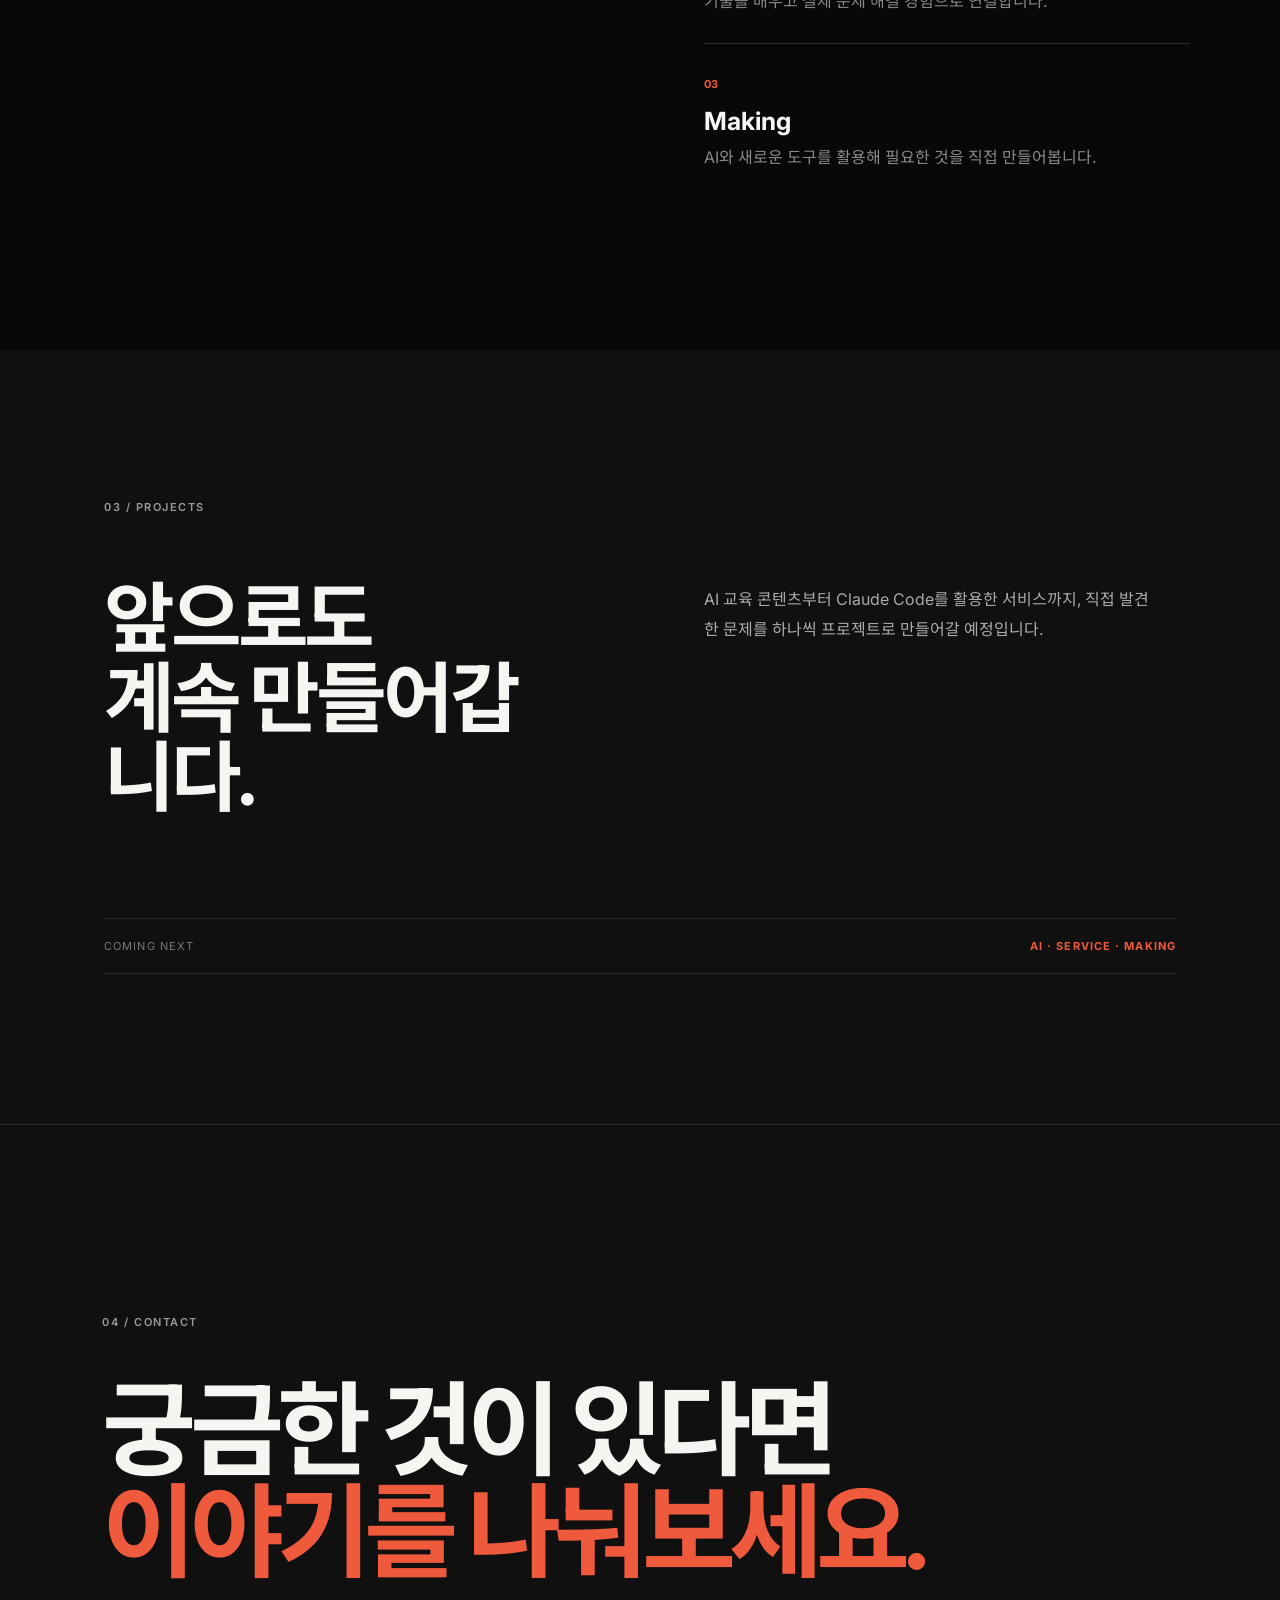
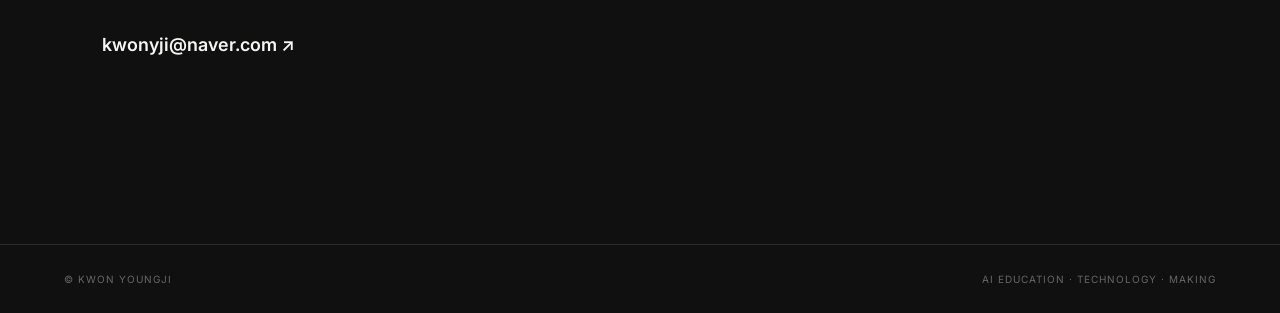
<file: archive/260813/index.html>
<!doctype html><html lang="ko"><head><meta charset="utf-8"><meta name="viewport" content="width=device-width,initial-scale=1"><meta name="description" content="권영지 — AI Education, Technology, Making"><title>KWON YOUNGJI — CV</title><link rel="preconnect" href="https://fonts.googleapis.com"><link rel="preconnect" href="https://fonts.gstatic.com" crossorigin><link href="https://fonts.googleapis.com/css2?family=Inter:wght@400;500;600;700;800&family=Noto+Sans+KR:wght@400;500;600;700;800&display=swap" rel="stylesheet"><style>:root{--bg:#101010;--text:#f5f5f2;--muted:#9a9a96;--line:#2b2b2b;--accent:#f05a3c}*{box-sizing:border-box}html{scroll-behavior:smooth}body{margin:0;background:var(--bg);color:var(--text);font-family:Inter,'Noto Sans KR',sans-serif}a{color:inherit;text-decoration:none}header{position:fixed;top:0;left:0;right:0;height:64px;display:flex;align-items:center;justify-content:space-between;padding:0 5vw;border-bottom:1px solid rgba(255,255,255,.08);background:rgba(16,16,16,.86);backdrop-filter:blur(18px);z-index:10}.brand{font-size:13px;font-weight:700;letter-spacing:.08em}nav{display:flex;gap:28px;color:#aaa;font-size:12px}nav a:hover{color:#fff}.hero,.section{max-width:1200px;margin:auto;padding-left:5vw;padding-right:5vw}.hero{min-height:100vh;display:flex;flex-direction:column;justify-content:center;padding-top:64px}.hero-label,.eyebrow{font-size:11px;letter-spacing:.14em;color:var(--muted);font-weight:600}.hero-label:before{content:'●';color:var(--accent);margin-right:9px}.hero h1{font-size:clamp(56px,9vw,128px);line-height:.98;letter-spacing:-.065em;margin:34px 0 20px;font-weight:800}.hero h1 span,.contact h2 span,.work-grid h2 span{color:var(--accent)}.hero>p{font-size:clamp(22px,3vw,38px);font-weight:600;letter-spacing:-.04em;margin:0}.hero-bottom{display:flex;justify-content:space-between;margin-top:110px;color:var(--muted);font-size:11px;letter-spacing:.08em}.hero-bottom a:hover{color:#fff}.section{padding-top:150px;padding-bottom:150px}.intro{display:grid;grid-template-columns:1.15fr .85fr;gap:8vw;padding:55px 0 100px}.intro h2,.work-grid h2,.project-intro h2{font-size:clamp(42px,6vw,78px);line-height:1.04;letter-spacing:-.055em;margin:0;font-weight:700}.intro p,.project-intro p{color:#aaa;line-height:1.9;font-size:16px;max-width:450px;margin:5px 0}.timeline{border-top:1px solid var(--line)}.timeline article{display:grid;grid-template-columns:80px 1fr;gap:35px;padding:42px 0;border-bottom:1px solid var(--line)}.timeline article>span{color:var(--accent);font-size:12px;font-weight:700}.timeline small{color:#777;letter-spacing:.1em;font-size:10px}.timeline h3{font-size:clamp(24px,3vw,38px);margin:10px 0 13px;letter-spacing:-.04em}.timeline p{color:#999;line-height:1.7;margin:0;max-width:650px}.dark{max-width:none;background:#080808}.dark>*{max-width:1100px;margin-left:auto;margin-right:auto}.work-grid{display:grid;grid-template-columns:1fr 1fr;gap:10vw;padding-top:70px}.work-list>div{border-top:1px solid var(--line);padding:28px 0}.work-list b{color:var(--accent);font-size:11px}.work-list h3{font-size:25px;margin:14px 0 8px}.work-list p{color:#888;margin:0;line-height:1.7}.project-intro{display:grid;grid-template-columns:1fr 1fr;gap:10vw;padding-top:65px}.project-line{margin-top:100px;padding:20px 0;border-top:1px solid var(--line);border-bottom:1px solid var(--line);display:flex;justify-content:space-between;color:#777;font-size:11px;letter-spacing:.1em}.project-line strong{color:var(--accent)}.contact{min-height:80vh;padding:150px 8vw;display:flex;flex-direction:column;justify-content:center;border-top:1px solid var(--line)}.contact h2{font-size:clamp(48px,8vw,110px);line-height:1;letter-spacing:-.065em;margin:50px 0}.contact>a{font-size:18px;font-weight:600}.contact>a:hover{color:var(--accent)}footer{border-top:1px solid var(--line);padding:28px 5vw;display:flex;justify-content:space-between;color:#666;font-size:10px;letter-spacing:.1em}@media(max-width:700px){nav{display:none}.hero h1{font-size:58px}.hero-bottom{margin-top:70px;flex-direction:column;gap:18px}.section{padding-top:100px;padding-bottom:100px}.intro,.work-grid,.project-intro{grid-template-columns:1fr;gap:45px}.timeline article{grid-template-columns:40px 1fr;gap:15px}.contact{padding:100px 5vw}.contact h2{font-size:52px}footer{flex-direction:column;gap:10px}}</style></head><body><header><a href="#top" class="brand">KWON YOUNGJI</a><nav><a href="#journey">Journey</a><a href="#work">Work</a><a href="#contact">Contact</a></nav></header><main id="top"><section class="hero"><div class="hero-label">AI EDUCATION · TECHNOLOGY · MAKING</div><h1>문제를 발견하는<br><span>호기심.</span></h1><p>직접 만들어보는 즐거움.</p><div class="hero-bottom"><span>DEVELOPER · MAKER · EDUCATOR</span><a href="#journey">SCROLL TO EXPLORE ↓</a></div></section><section id="journey" class="section"><div class="eyebrow">01 / JOURNEY</div><div class="intro"><h2>궁금한 것을 그냥<br>지나치지 않습니다.</h2><p>개발부터 서비스 기획과 운영, AI 교육까지 다양한 경험을 해왔습니다. 새로운 기술을 배우고, 필요한 것을 직접 만들어보며 문제를 해결해갑니다.</p></div><div class="timeline"><article><span>01</span><div><small>BUILD · 2009 — 2013</small><h3>SAP Development</h3><p>컴퓨터공학을 기반으로 SAP ERP 시스템을 개발하며 기술의 구조와 문제를 해결하는 기본기를 쌓았습니다.</p></div></article><article><span>02</span><div><small>EXPLORE · 2015 — 2017</small><h3>Hackathon · Makerton · Innovation Tour</h3><p>피지컬 컴퓨팅과 메이커 활동을 통해 아이디어를 빠르게 만들고 새로운 가능성을 탐색했습니다.</p></div></article><article><span>03</span><div><small>SOLVE</small><h3>Mindcare Startup</h3><p>스타트업에서 마인드케어 서비스를 운영하며 사람의 문제를 이해하고 서비스로 해결하는 경험을 쌓았습니다.</p></div></article><article><span>04</span><div><small>MAKE</small><h3>Pet Service</h3><p>반려동물 서비스의 기획·개발·운영을 경험하며 아이디어를 실제 서비스로 만들고 개선했습니다.</p></div></article><article><span>05</span><div><small>SHARE · NOW</small><h3>AI Education</h3><p>지금까지의 기술과 서비스 경험을 교육으로 연결해 AI와 디지털 기술을 활용한 문제 해결 경험을 설계합니다.</p></div></article></div></section><section id="work" class="section dark"><div class="eyebrow">02 / WHAT I DO</div><div class="work-grid"><div><h2>배우고,<br>만들고,<br><span>공유합니다.</span></h2></div><div class="work-list"><div><b>01</b><h3>Problem Finding</h3><p>현장에서 불편함과 새로운 가능성을 찾습니다.</p></div><div><b>02</b><h3>AI & Digital Education</h3><p>기술을 배우고 실제 문제 해결 경험으로 연결합니다.</p></div><div><b>03</b><h3>Making</h3><p>AI와 새로운 도구를 활용해 필요한 것을 직접 만들어봅니다.</p></div></div></div></section><section class="section"><div class="eyebrow">03 / PROJECTS</div><div class="project-intro"><h2>앞으로도<br>계속 만들어갑니다.</h2><p>AI 교육 콘텐츠부터 Claude Code를 활용한 서비스까지, 직접 발견한 문제를 하나씩 프로젝트로 만들어갈 예정입니다.</p></div><div class="project-line"><span>COMING NEXT</span><strong>AI · SERVICE · MAKING</strong></div></section><section id="contact" class="contact"><div class="eyebrow">04 / CONTACT</div><h2>궁금한 것이 있다면<br><span>이야기를 나눠보세요.</span></h2><a href="mailto:kwonyji@naver.com">kwonyji@naver.com ↗</a></section></main><footer><span>© KWON YOUNGJI</span><span>AI EDUCATION · TECHNOLOGY · MAKING</span></footer></body></html>
</file>
<file: style.css>
*{box-sizing:border-box}html{scroll-behavior:smooth}body{margin:0;background:#0b0b0b;color:#f5f5f5;font-family:Inter,'Noto Sans KR',sans-serif;line-height:1.6}a{color:inherit;text-decoration:none}header{position:fixed;top:0;left:0;right:0;z-index:10;display:flex;justify-content:space-between;align-items:center;padding:28px 5vw;mix-blend-mode:normal;background:rgba(11,11,11,.82);backdrop-filter:blur(14px)}.brand{font-size:13px;font-weight:800;letter-spacing:.08em}nav{display:flex;gap:28px;font-size:12px;color:#aaa;text-transform:uppercase;letter-spacing:.08em}nav a:hover{color:#ff6347}.hero{min-height:100vh;padding:18vh 8vw 7vh;display:flex;flex-direction:column;justify-content:center;border-bottom:1px solid #242424}.eyebrow,.section-no,small{font-size:11px;font-weight:700;letter-spacing:.16em;color:#8d8d8d;text-transform:uppercase}.hero h1{font-size:clamp(64px,10vw,150px);line-height:.98;letter-spacing:-.07em;margin:32px 0 14px;font-weight:800}.hero em,.lead em,.split em,.contact em{font-style:normal;color:#ff6347}.hero h2{font-size:clamp(28px,4vw,54px);line-height:1.1;letter-spacing:-.04em;margin:0;font-weight:700}.hero p{font-size:clamp(16px,2vw,23px);color:#aaa;margin:38px 0 0;line-height:1.7}.hero-foot{display:flex;justify-content:space-between;margin-top:13vh;color:#777;font-size:10px;letter-spacing:.12em;font-weight:700}.hero-foot a:hover{color:#ff6347}.section{padding:150px 8vw}.section-no{margin-bottom:90px;color:#666}.lead{display:grid;grid-template-columns:1.2fr .8fr;gap:8vw;margin-bottom:110px}.lead h2,.split h2,.contact h2{font-size:clamp(42px,6vw,86px);line-height:1.05;letter-spacing:-.06em;margin:0;font-weight:800}.lead p{max-width:580px;color:#aaa;font-size:18px;line-height:1.9;margin:10px 0}.timeline{border-top:1px solid #292929}.timeline article{display:grid;grid-template-columns:90px 1fr;gap:20px;padding:48px 0;border-bottom:1px solid #292929}.timeline article>span{font-size:12px;color:#555;font-weight:700}.timeline h3{font-size:clamp(24px,3vw,40px);margin:8px 0;letter-spacing:-.03em}.timeline p{max-width:680px;color:#999;margin:0}.timeline small{color:#ff6347}.dark{background:#141414}.split{display:grid;grid-template-columns:1fr 1fr;gap:9vw}.points{border-top:1px solid #303030}.points>div{padding:34px 0;border-bottom:1px solid #303030}.points b{font-size:10px;letter-spacing:.15em;color:#ff6347}.points h3{font-size:24px;margin:8px 0}.points p{color:#999;margin:0}.quote{font-size:clamp(30px,4vw,58px);line-height:1.35;letter-spacing:-.04em;font-weight:700;border-top:1px solid #292929;border-bottom:1px solid #292929;padding:70px 0;margin:120px 0}.future{display:grid;grid-template-columns:100px 1fr 1fr;gap:30px;align-items:start}.future span{color:#ff6347;font-size:11px;font-weight:700;letter-spacing:.15em}.future h3{font-size:25px;margin:0}.future p{color:#999;margin:0}.contact{padding:180px 8vw;border-top:1px solid #242424}.contact h2{margin:25px 0 45px}.contact>a{font-size:18px;color:#ff6347;border-bottom:1px solid #ff6347;padding-bottom:7px}footer{display:flex;justify-content:space-between;padding:28px 5vw;border-top:1px solid #222;color:#555;font-size:9px;letter-spacing:.1em}@media(max-width:800px){header{padding:20px 6vw}nav{display:none}.hero{padding:18vh 7vw 7vh}.section,.contact{padding:100px 7vw}.section-no{margin-bottom:55px}.lead,.split{grid-template-columns:1fr;gap:45px}.lead{margin-bottom:75px}.timeline article{grid-template-columns:45px 1fr}.future{grid-template-columns:1fr;gap:12px}.quote{margin:80px 0;padding:45px 0}footer{display:block;padding:25px 7vw}footer span{display:block;margin:5px 0}}
</file>
